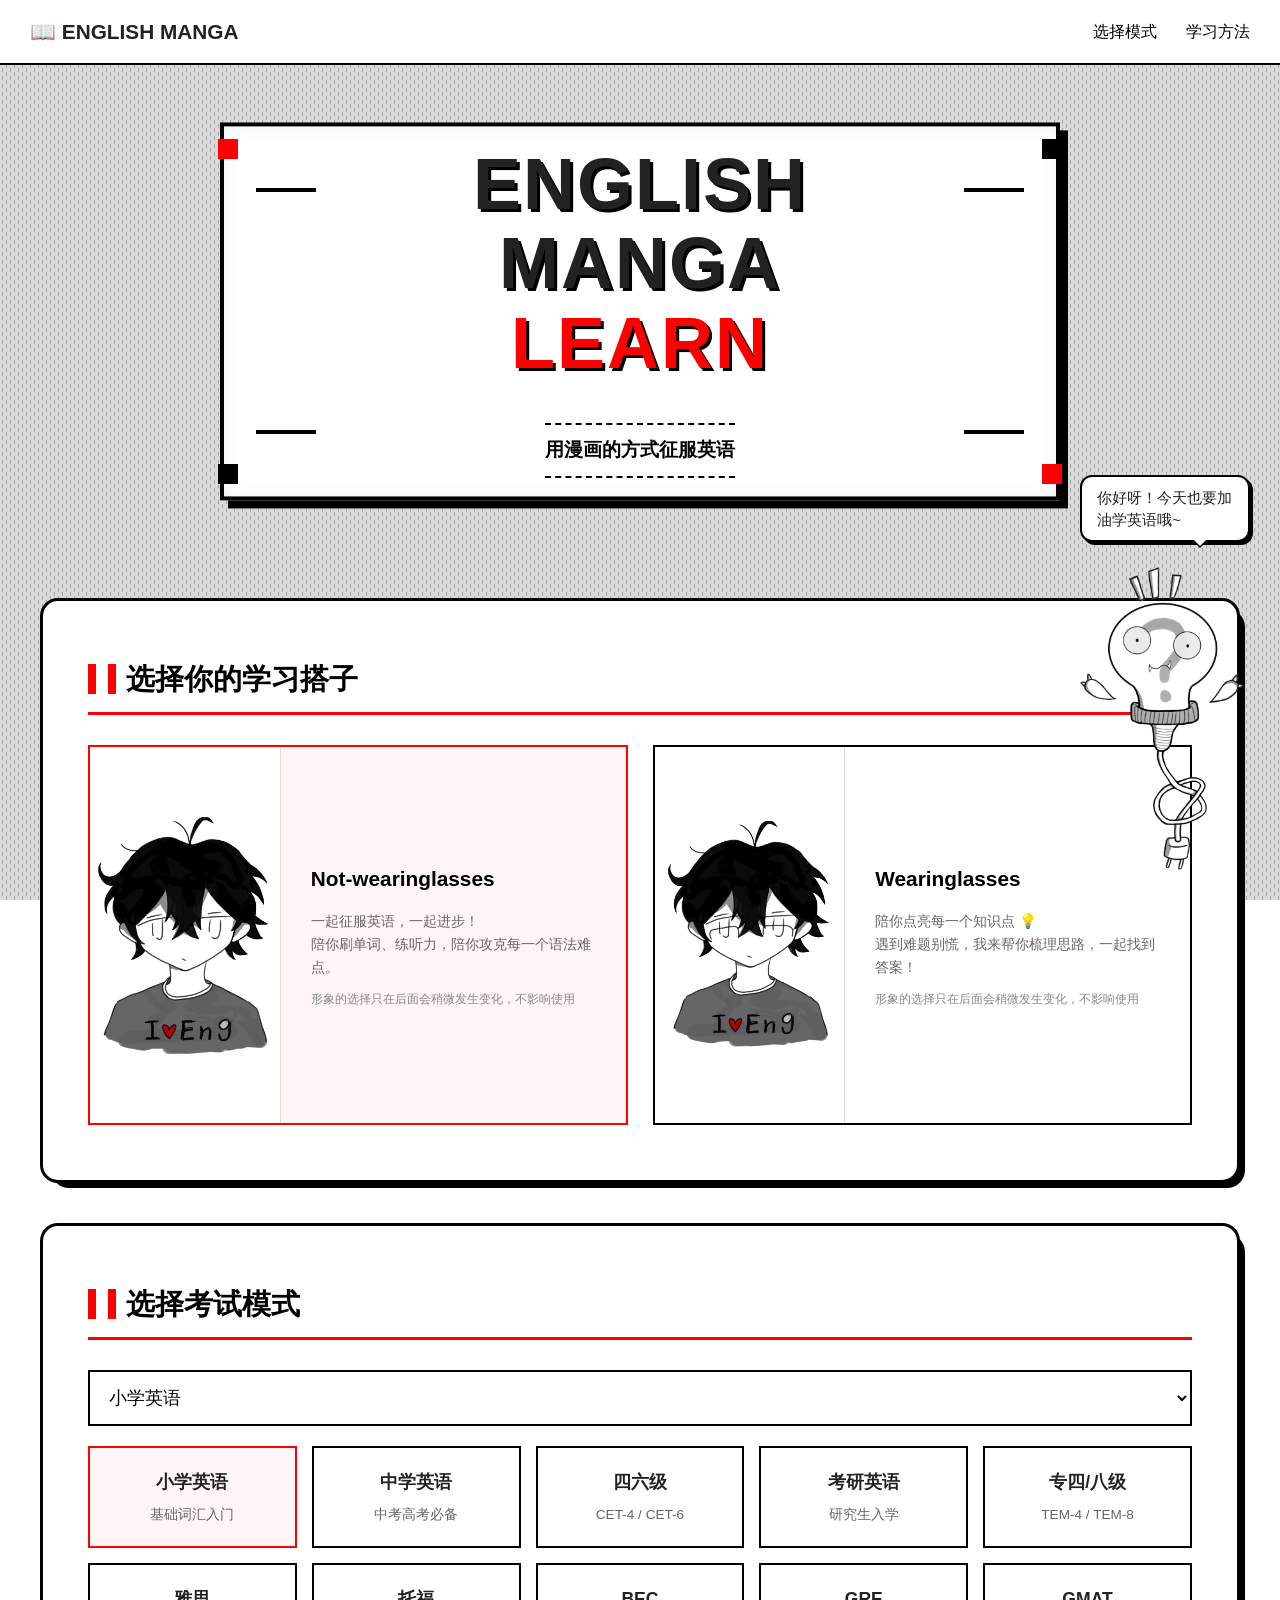
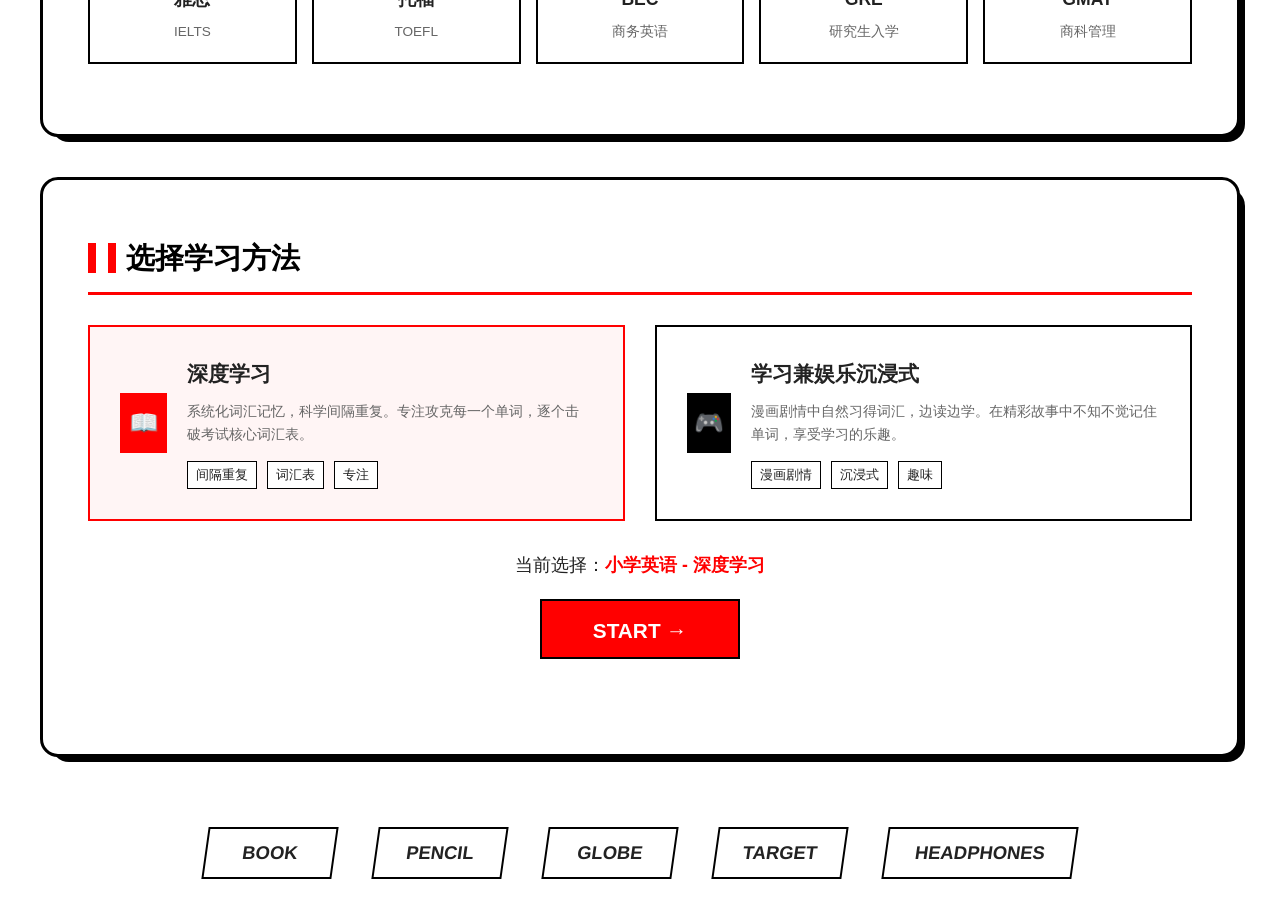
<file: index.html>
<!DOCTYPE html>
<html lang="zh-CN">
<head>
    <meta charset="UTF-8">
    <meta name="viewport" content="width=device-width, initial-scale=1.0">
    <title>ENGLISH MANGA</title>
    <meta charset="UTF-8">
    <meta name="viewport" content="width=device-width, initial-scale=1.0">
    <title>ENGLISH MANGA</title>
    <style>
      
        /* ========== 全局重置（已有） ========== */
* { margin:0; padding:0; box-sizing:border-box; }

/* ========== 修改后的全局样式 ========== */
body {
    font-family: 'Arial', sans-serif;
    line-height: 1.6;
    color: #222;
    min-height: 100vh;
    background-image: url('images/main-background.png');
    background-repeat: repeat;
    background-position: top left;
    background-attachment: fixed;
}

.container {
    max-width: 1100px; /* 👈 从800px加宽到1100px，大屏幕更舒展 */
    margin: 0 auto;
    padding: 40px 20px; /* 上下内边距从30px增加到40px */
}

header {
    text-align: center;
    padding: 50px 0; /* 上下内边距从40px增加到50px */
    margin-bottom: 40px; /* 底部间距从30px增加到40px */
}

h1 {
    font-size: 3rem; /* 标题稍微放大一点 */
    margin-bottom: 15px;
    font-weight: 900;
    text-shadow: 3px 3px 0 #fff; /* 改成漫画风格硬阴影 */
}

section {
    background-color: #fff; /* 改成纯白色背景，更符合漫画风格 */
    padding: 40px 35px; /* 👈 上下内边距从25px增加到40px，左右35px */
    margin-bottom: 35px; /* 功能区之间的间距从20px增加到35px */
    border: 3px solid #000; /* 改成粗黑漫画边框 */
    box-shadow: 8px 8px 0 #000; /* 漫画风格硬阴影 */
}

h2 {
    color: #000;
    margin-bottom: 25px; /* 标题底部间距从15px增加到25px */
    border-bottom: 3px solid #ff0000; /* 改成红色下划线，和整体配色统一 */
    padding-bottom: 10px;
    font-size: 1.8rem;
    font-weight: bold;
    display: flex;
    align-items: center;
}

/* 给h2加上左边的红色竖条，和首页风格统一 */
h2::before {
    content: '';
    width: 8px;
    height: 30px;
    background-color: #ff0000;
    margin-right: 12px;
    display: inline-block;
}

button {
    background-color: #ff0000; /* 改成红色按钮，和整体配色统一 */
    color: white;
    border: 3px solid #000; /* 粗黑边框 */
    padding: 15px 40px; /* 按钮上下加高，左右加宽 */
    font-size: 1.2rem;
    font-weight: bold;
    cursor: pointer;
    display: block;
    margin: 40px auto; /* 按钮上下间距从30px增加到40px */
    transition: all 0.2s;
    box-shadow: 5px 5px 0 #000; /* 漫画风格硬阴影 */
}

button:hover {
    transform: translateY(-2px);
    box-shadow: 7px 7px 0 #000;
}

footer {
    text-align: center;
    padding: 30px;
    margin-top: 40px;
    color: #000;
    font-weight: bold;
    text-shadow: 2px 2px 0 #fff;
}




   
        /* ========== 1. 全局重置与基础样式 ========== */
        * {
            margin: 0;
            padding: 0;
            box-sizing: border-box;
            font-family: Arial, sans-serif;
        }

        html {
            scroll-behavior: smooth;
        }

        body {
            background-image: url("images/main-background.png");
            background-repeat: repeat;
            line-height: 1.6;
        }

        /* ========== 2. 顶部导航栏 ========== */
        .navbar {
            display: flex;
            justify-content: space-between;
            align-items: center;
            padding: 15px 30px;
            border-bottom: 2px solid #000;
            background-color: #fff;
        }

        .logo {
            font-size: 1.3rem;
            font-weight: bold;
        }

        .nav-links a {
            margin-left: 25px;
            text-decoration: none;
            color: #000;
            font-size: 1rem;
        }

        /* ========== 3. 大标题区域（黑白漫画风格） ========== */
        .hero {
            text-align: center;
            padding: 80px 20px;
            position: relative;
            margin-bottom: 20px;
            /* 禁止文本选择与点击 */
            user-select: none;
            -webkit-user-select: none;
            -moz-user-select: none;
            -ms-user-select: none;
            cursor: default;
            pointer-events: none;
        }

        .hero h1,
        .hero .subtitle {
            user-select: none;
            -webkit-user-select: none;
            -moz-user-select: none;
            -ms-user-select: none;
            cursor: default;
            pointer-events: none;
        }

        /* 漫画风格主背景框 */
        .hero::before {
            content: '';
            position: absolute;
            top: 50%;
            left: 50%;
            transform: translate(-50%, -50%);
            width: 65%;
            height: 75%;
            background-color: #fff;
            border: 4px solid #000;
            box-shadow: 8px 8px 0 #000, inset 0 0 20px rgba(0,0,0,0.05);
            z-index: 0;
        }

        /* 四个角落装饰点 */
        .hero .corner-1,
        .hero .corner-2,
        .hero .corner-3 {
            position: absolute;
            width: 20px;
            height: 20px;
            background-color: #ff0000;
            z-index: 1;
        }
        .hero .corner-1 { top: 15%; right: 17%; background-color: #000; }
        .hero .corner-2 { bottom: 15%; left: 17%; background-color: #000; }
        .hero .corner-3 { bottom: 15%; right: 17%; background-color: #ff0000; }
        .hero::after {
            content: '';
            position: absolute;
            top: 15%;
            left: 17%;
            width: 20px;
            height: 20px;
            background-color: #ff0000;
            z-index: 1;
        }

        /* 四条装饰线 */
        .hero .deco-line {
            position: absolute;
            width: 60px;
            height: 4px;
            background-color: #000;
            z-index: 1;
        }
        .hero .deco-line-1 { top: 25%; left: 20%; }
        .hero .deco-line-2 { top: 25%; right: 20%; }
        .hero .deco-line-3 { bottom: 25%; left: 20%; }
        .hero .deco-line-4 { bottom: 25%; right: 20%; }

        /* 标题文字 */
        .hero h1 {
            font-size: 4.5rem;
            font-weight: 900;
            line-height: 1.1;
            position: relative;
            z-index: 2;
            letter-spacing: 2px;
            text-shadow: 3px 3px 0 #000;
        }

        .hero .red-text {
            color: #ff0000;
            text-shadow: 3px 3px 0 #000;
        }

        .hero .subtitle {
            margin-top: 25px;
            font-size: 1.2rem;
            color: #000;
            position: relative;
            z-index: 2;
            font-weight: bold;
            border-top: 2px dashed #000;
            border-bottom: 2px dashed #000;
            padding: 10px 0;
            display: inline-block;
        }

        /* ========== 4. 通用区域样式 ========== */
        .section {
    max-width: 1200px;
    margin: 40px auto;
    padding: 55px 45px;
    border: 3px solid #000;            /* 粗黑边框 */
          
    border-radius: 18px !important;               /* 👈 加上这句，角就变钝了 */
}
       /* 漫画风格硬阴影 */
.section {
    position: relative;          /* 让伪元素相对于它定位 */
    border-radius: 18px;
    /* 移除原来的 box-shadow */
    box-shadow: none;
}
.section::after {
    content: '';
    position: absolute;
    top: 8px;
    left: 8px;
    width: 100%;
    height: 100%;
    background: #000;
    border-radius: 18px;        /* 和父元素一样的圆角 */
    z-index: -1;               /* 放到框的后面 */
}





        .section-title {
            font-size: 1.8rem;
            font-weight: bold;
            margin-bottom: 30px;
            display: flex;
            align-items: center;
        }

        .red-bar {
            width: 8px;
            height: 30px;
            background-color: #ff0000;
            margin-right: 10px;
        }

        /* ========== 5. 选择学习搭子区域 ========== */
        .partner-cards {
            display: flex;
            gap: 25px;
            margin-top: 20px;
            align-items: stretch;
        }

        .partner-card {
            flex: 1;
            display: flex;
            height: 380px;
            background-color: #fff;
            border: 2px solid #000;
            cursor: pointer;
            transition: all 0.2s ease;
            overflow: hidden;
        }

        .partner-card:hover {
            transform: translateY(-3px);
            box-shadow: 0 6px 12px rgba(0,0,0,0.1);
        }

        .partner-card.active {
            border-color: #ff0000;
            background-color: #fff5f5;
        }

        .partner-img-container {
            flex: 2;
            display: flex;
            align-items: center;
            justify-content: center;
            padding: 0;
            background-color: #fff;
            aspect-ratio: 2/3;
        }

        .partner-img {
            width: 100%;
            height: 100%;
            object-fit: contain;
        }

        .partner-info {
            flex: 3;
            padding: 30px;
            display: flex;
            flex-direction: column;
            justify-content: center;
            border-left: 1px solid #ddd;
        }

        .partner-name {
            font-size: 1.3rem;
            font-weight: bold;
            margin-bottom: 15px;
            color: #000;
        }

        .partner-desc {
            font-size: 0.9rem;
            color: #666;
            line-height: 1.6;
        }

        .partner-note {
            margin-top: 12px;
            font-size: 0.75rem;
            color: #888;
            line-height: 1.4;
        }

        /* ========== 6. 选择考试模式区域 ========== */
        .exam-select {
            width: 100%;
            padding: 15px;
            border: 2px solid #000;
            font-size: 1.1rem;
            margin-bottom: 20px;
            background-color: #fff;
            cursor: pointer;
        }

        .exam-cards {
            display: grid;
            grid-template-columns: repeat(5, 1fr);
            gap: 15px;
            margin-bottom: 15px;
        }

        .exam-card {
            border: 2px solid #000;
            padding: 20px 15px;
            text-align: center;
            background-color: #fff;
            cursor: pointer;
            transition: all 0.2s;
        }

        .exam-card:hover {
            background-color: #f5f5f5;
        }

        .exam-card.active {
            border-color: #ff0000;
            background-color: #fff5f5;
        }

        .exam-card h4 {
            font-size: 1.1rem;
            margin-bottom: 8px;
        }

        .exam-card p {
            font-size: 0.85rem;
            color: #666;
        }

        /* ========== 7. 选择学习方法区域 ========== */
        .method-cards {
            display: grid;
            grid-template-columns: repeat(2, 1fr);
            gap: 30px;
            margin-bottom: 30px;
        }

        .method-card {
            border: 2px solid #000;
            padding: 30px;
            background-color: #fff;
            cursor: pointer;
            transition: all 0.2s;
            display: flex;
            align-items: center;
            gap: 20px;
        }

        .method-card:hover {
            background-color: #f5f5f5;
        }

        .method-card.active {
            border-color: #ff0000;
            background-color: #fff5f5;
        }

        .method-icon {
            width: 60px;
            height: 60px;
            background-color: #000;
            color: #fff;
            display: flex;
            align-items: center;
            justify-content: center;
            font-size: 1.5rem;
        }

        .method-card.active .method-icon {
            background-color: #ff0000;
        }

        .method-info h3 {
            font-size: 1.3rem;
            margin-bottom: 10px;
        }

        .method-info p {
            font-size: 0.9rem;
            color: #666;
            margin-bottom: 15px;
        }

        .method-tags {
            display: flex;
            gap: 10px;
        }

        .tag {
            border: 1px solid #000;
            padding: 3px 8px;
            font-size: 0.8rem;
            background-color: #fff;
        }

        /* ========== 8. 当前选择与开始按钮 ========== */
        .current-selection {
            text-align: center;
            margin-bottom: 20px;
            font-size: 1.1rem;
        }

        .current-selection span {
            color: #ff0000;
            font-weight: bold;
        }

        .start-btn {
            display: block;
            width: 200px;
            height: 60px;
            line-height: 60px;
            text-align: center;
            background-color: #ff0000;
            color: #fff;
            font-size: 1.3rem;
            font-weight: bold;
            border: 2px solid #000;
            cursor: pointer;
            margin: 0 auto 40px;
            transition: all 0.2s;
        }

        .start-btn:hover {
            transform: scale(1.03);
        }

        /* ========== 9. 底部图标 ========== */
        .bottom-icons {
            display: flex;
            justify-content: center;
            gap: 40px;
            padding: 30px 0;
        }

        .icon {
            width: 130px;
            height: 52px;
            border: 2px solid #000;
            background-color: #fff;
            display: flex;
            align-items: center;
            justify-content: center;
            font-weight: bold;
            font-size: 1.15rem;
            transform: skewX(-8deg);
        }

        .icon:last-child {
            width: 190px;
        }

        /* ========== 10. 确认弹窗 ========== */
        .confirm-modal {
            display: none;
            position: fixed;
            top: 0;
            left: 0;
            width: 100%;
            height: 100%;
            background-color: rgba(0,0,0,0.6);
            z-index: 9999;
        }

        .modal-content {
            position: absolute;
            top: 50%;
            left: 50%;
            transform: translate(-50%, -50%);
            background-color: #fff;
            border: 3px solid #000;
            padding: 40px 60px;
            text-align: center;
            z-index: 10000;
            pointer-events: auto;
        }

        .modal-content h3 {
            font-size: 1.5rem;
            font-weight: bold;
            margin-bottom: 20px;
        }

        .modal-content p {
            font-size: 1rem;
            color: #444;
            margin-bottom: 30px;
        }

        .modal-buttons {
            display: flex;
            gap: 20px;
            justify-content: center;
        }

        .modal-btn {
            padding: 12px 30px;
            font-size: 1rem;
            font-weight: bold;
            border: 2px solid #000;
            cursor: pointer;
            transition: all 0.2s;
            pointer-events: auto;
        }

        .cancel-btn {
            background-color: #000;
            color: #fff;
        }

        .confirm-btn {
            background-color: #ff0000;
            color: #fff;
        }

        .modal-btn:hover {
            transform: scale(1.05);
        }

        /* ========== 11. 小精灵 Bulby 组件 ========== */
        .bulby-container {
            position: fixed;
            bottom: 30px;
            right: 30px;
            z-index: 99999;
            cursor: grab;
            user-select: none;
            pointer-events: auto;
            transform: translate3d(0, 0, 0);
            will-change: transform;
        }

        .bulby-img {
            width: 170px;
            height: auto;
            display: block;
            transform-origin: center bottom;
            transition: transform 0.3s ease;
            animation: idleBreath 4s ease-in-out infinite;
        }

        @keyframes idleBreath {
            0%, 100% { transform: translateY(0); }
            50% { transform: translateY(-5px); }
        }

        @keyframes clickShake {
            0%, 100% { transform: rotate(0deg) translateY(0); }
            25% { transform: rotate(-10deg) translateY(0); }
            75% { transform: rotate(10deg) translateY(0); }
        }

        .bulby-img.click-shake {
            animation: clickShake 0.5s ease-in-out !important;
        }

        .bulby-img.auto-pulse {
            transform: scale(1.15) !important;
        }

        .bulby-bubble {
            position: absolute;
            bottom: 100%;
            right: 0;
            background-color: #fff;
            border: 2px solid #000;
            border-radius: 12px;
            padding: 10px 15px;
            max-width: 220px;
            font-size: 0.95rem;
            line-height: 1.4;
            margin-bottom: 15px;
            opacity: 0;
            visibility: hidden;
            transition: all 0.3s ease;
            box-shadow: 3px 3px 0 #000;
            pointer-events: none;
        }

        .bulby-bubble::after {
            content: '';
            position: absolute;
            bottom: -8px;
            right: 40px;
            width: 0;
            height: 0;
            border-left: 8px solid transparent;
            border-right: 8px solid transparent;
            border-top: 8px solid #000;
        }

        .bulby-bubble::before {
            content: '';
            position: absolute;
            bottom: -6px;
            right: 41px;
            width: 0;
            height: 0;
            border-left: 7px solid transparent;
            border-right: 7px solid transparent;
            border-top: 7px solid #fff;
            z-index: 1;
        }

        .bulby-bubble.show {
            opacity: 1;
            visibility: visible;
            transform: translateY(-8px);
        }



        
    </style>
</head>
<body>
    <!-- ==================== 1. 顶部导航栏 ==================== -->
    <nav class="navbar">
        <div class="logo">📖 ENGLISH MANGA</div>
        <div class="nav-links">
            <a href="#select-pattern">选择模式</a>
            <a href="#select-method">学习方法</a>
        </div>
    </nav>

    <!-- ==================== 2. 大标题区域（漫画风格） ==================== -->
    <div class="hero">
        <div class="corner-1"></div>
        <div class="corner-2"></div>
        <div class="corner-3"></div>
        <div class="deco-line deco-line-1"></div>
        <div class="deco-line deco-line-2"></div>
        <div class="deco-line deco-line-3"></div>
        <div class="deco-line deco-line-4"></div>
        <h1>ENGLISH<br>MANGA<br><span class="red-text">LEARN</span></h1>
        <p class="subtitle">用漫画的方式征服英语</p>
    </div>

    <!-- ==================== 3. 选择学习搭子区域 ==================== -->
    <section class="section" id="select-dazi">
        <h2 class="section-title">
            <span class="red-bar"></span>
            选择你的学习搭子
        </h2>
        <div class="partner-cards">
            <div class="partner-card active" data-type="partner" data-value="Not-wearinglasses">
                <div class="partner-img-container">
                    <img src="images/friends/P1-Not-wearinglasses.png" alt="Not-wearinglasses" class="partner-img">
                </div>
                <div class="partner-info">
                    <h3 class="partner-name">Not-wearinglasses</h3>
                    <p class="partner-desc">一起征服英语，一起进步！<br>陪你刷单词、练听力，陪你攻克每一个语法难点。</p>
                    <p class="partner-note">形象的选择只在后面会稍微发生变化，不影响使用</p>
                </div>
            </div>
            <div class="partner-card" data-type="partner" data-value="Wearinglasses">
                <div class="partner-img-container">
                    <img src="images/friends/P1-wearinglasses.png" alt="Wearinglasses" class="partner-img">
                </div>
                <div class="partner-info">
                    <h3 class="partner-name">Wearinglasses</h3>
                    <p class="partner-desc">陪你点亮每一个知识点 💡<br>遇到难题别慌，我来帮你梳理思路，一起找到答案！</p>
                    <p class="partner-note">形象的选择只在后面会稍微发生变化，不影响使用</p>
                </div>
            </div>
        </div>
    </section>

    <!-- ==================== 4. 选择考试模式区域 ==================== -->
    <section class="section" id="select-pattern">
        <h2 class="section-title">
            <span class="red-bar"></span>
            选择考试模式
        </h2>
        <select class="exam-select" id="examSelect">
            <option value="小学英语" selected>小学英语</option>
            <option value="中学英语">中学英语</option>
            <option value="四六级">四六级</option>
            <option value="考研英语">考研英语</option>
            <option value="专四/八级">专四/八级</option>
            <option value="雅思">雅思</option>
            <option value="托福">托福</option>
            <option value="BEC">BEC</option>
            <option value="GRE">GRE</option>
            <option value="GMAT">GMAT</option>
        </select>
        <div class="exam-cards">
            <div class="exam-card active" data-type="exam" data-value="小学英语">
                <h4>小学英语</h4><p>基础词汇入门</p>
            </div>
            <div class="exam-card" data-type="exam" data-value="中学英语">
                <h4>中学英语</h4><p>中考高考必备</p>
            </div>
            <div class="exam-card" data-type="exam" data-value="四六级">
                <h4>四六级</h4><p>CET-4 / CET-6</p>
            </div>
            <div class="exam-card" data-type="exam" data-value="考研英语">
                <h4>考研英语</h4><p>研究生入学</p>
            </div>
            <div class="exam-card" data-type="exam" data-value="专四/八级">
                <h4>专四/八级</h4><p>TEM-4 / TEM-8</p>
            </div>
        </div>
        <div class="exam-cards">
            <div class="exam-card" data-type="exam" data-value="雅思">
                <h4>雅思</h4><p>IELTS</p>
            </div>
            <div class="exam-card" data-type="exam" data-value="托福">
                <h4>托福</h4><p>TOEFL</p>
            </div>
            <div class="exam-card" data-type="exam" data-value="BEC">
                <h4>BEC</h4><p>商务英语</p>
            </div>
            <div class="exam-card" data-type="exam" data-value="GRE">
                <h4>GRE</h4><p>研究生入学</p>
            </div>
            <div class="exam-card" data-type="exam" data-value="GMAT">
                <h4>GMAT</h4><p>商科管理</p>
            </div>
        </div>
    </section>

    <!-- ==================== 5. 选择学习方法区域 ==================== -->
    <section class="section" id="select-method">
        <h2 class="section-title">
            <span class="red-bar"></span>
            选择学习方法
        </h2>
        <div class="method-cards">
            <div class="method-card active" data-type="method" data-value="深度学习">
                <div class="method-icon">📖</div>
                <div class="method-info">
                    <h3>深度学习</h3>
                    <p>系统化词汇记忆，科学间隔重复。专注攻克每一个单词，逐个击破考试核心词汇表。</p>
                    <div class="method-tags">
                        <span class="tag">间隔重复</span>
                        <span class="tag">词汇表</span>
                        <span class="tag">专注</span>
                    </div>
                </div>
            </div>
            <div class="method-card" data-type="method" data-value="学习兼娱乐沉浸式">
                <div class="method-icon">🎮</div>
                <div class="method-info">
                    <h3>学习兼娱乐沉浸式</h3>
                    <p>漫画剧情中自然习得词汇，边读边学。在精彩故事中不知不觉记住单词，享受学习的乐趣。</p>
                    <div class="method-tags">
                        <span class="tag">漫画剧情</span>
                        <span class="tag">沉浸式</span>
                        <span class="tag">趣味</span>
                    </div>
                </div>
            </div>
        </div>

        <div class="current-selection">
            当前选择：<span id="currentText">小学英语 - 深度学习</span>
        </div>

        <div class="start-btn" id="startBtn">START →</div>
    </section>

    <!-- ==================== 6. 底部图标 ==================== -->
    <div class="bottom-icons">
        <div class="icon">BOOK</div>
        <div class="icon">PENCIL</div>
        <div class="icon">GLOBE</div>
        <div class="icon">TARGET</div>
        <div class="icon">HEADPHONES</div>
    </div>

    <!-- ==================== 7. 确认弹窗 ==================== -->
    <div class="confirm-modal" id="confirmModal">
        <div class="modal-content">
            <h3>确认进入学习</h3>
            <p>你已完成所有选择，是否确定进入学习界面？</p>
            <div class="modal-buttons">
                <button class="modal-btn cancel-btn" id="cancelBtn">取消重选</button>
                <button class="modal-btn confirm-btn" id="confirmBtn">确定进入</button>
            </div>
        </div>
    </div>

    <!-- ==================== 8. 小精灵 Bulby ==================== -->
    <div class="bulby-container" id="bulby">
        <div class="bulby-bubble" id="bulbyBubble">你好呀！今天也要加油学英语哦~</div>
        <img class="bulby-img" src="images/Bulby.png" alt="小精灵Bulby">
    </div>

    <!-- ==================== 全部脚本逻辑 ==================== -->
    <script>
        // ---------- 全局选中的数据 ----------
        const selectedData = {
    partners: [
        { name: "Not-wearinglasses", avatar: "images/friends/P1.png" },
        { name: "Wearinglasses", avatar: "images/friends/P1-wearinglasses.png" }
    ],
    currentPartnerIndex: 0,  // 默认选中第一个，0=不戴眼镜，1=戴眼镜
    exam: "小学英语",
    method: "深度学习"
};

        // ---------- 通用选中切换 ----------
        function handleSelection(elements, type, value, extraData = null) {
            elements.forEach(el => el.classList.remove('active'));
            if (this.classList) this.classList.add('active');
            selectedData[type] = extraData || value;
            updateCurrentSelection();
        }

        // ---------- 更新当前选择提示 ----------
        function updateCurrentSelection() {
            document.getElementById('currentText').innerText =
                `${selectedData.exam} - ${selectedData.method}`;
        }

        // ---------- 搭子卡片选择 ----------
        const partnerCards = document.querySelectorAll('.partner-card');
        partnerCards.forEach(card => {
    card.addEventListener('click', function() {
        const name = this.dataset.value;
        const avatar = this.querySelector('.partner-img').src;
        // 更新当前选中的搭子索引
        if (name === 'Wearinglasses') {
            selectedData.currentPartnerIndex = 1;
        } else {
            selectedData.currentPartnerIndex = 0;
        }
        handleSelection.call(this, partnerCards, 'partner', name, { name, avatar });
    });
});



        // ---------- 考试模式联动 ----------
        const examSelect = document.getElementById('examSelect');
        const examCards = document.querySelectorAll('.exam-card');

        examSelect.addEventListener('change', function() {
            examCards.forEach(card => {
                if (card.dataset.value === this.value) {
                    handleSelection.call(card, examCards, 'exam', this.value);
                }
            });
        });

        examCards.forEach(card => {
            card.addEventListener('click', function() {
                examSelect.value = this.dataset.value;
                handleSelection.call(this, examCards, 'exam', this.dataset.value);
            });
        });

        // ---------- 学习方法选择 ----------
        const methodCards = document.querySelectorAll('.method-card');
        methodCards.forEach(card => {
            card.addEventListener('click', function() {
                handleSelection.call(this, methodCards, 'method', this.dataset.value);
            });
        });

        // ---------- 弹窗与跳转 ----------
        document.addEventListener('DOMContentLoaded', function() {
            document.getElementById('startBtn').addEventListener('click', function() {
                document.getElementById('confirmModal').style.display = 'block';
            });

            document.getElementById('cancelBtn').addEventListener('click', function() {
                document.getElementById('confirmModal').style.display = 'none';
            });

            document.getElementById('confirmBtn').addEventListener('click', function() {
    const currentPartner = selectedData.partners[selectedData.currentPartnerIndex];
    localStorage.setItem('partnerName', currentPartner.name);
    localStorage.setItem('partnerAvatar', currentPartner.avatar);
    localStorage.setItem('examMode', selectedData.exam);
    localStorage.setItem('studyMethod', selectedData.method);
    window.location.href = "learn.html";
});
            document.getElementById('confirmModal').addEventListener('click', function(e) {
                if (e.target === this) {
                    this.style.display = 'none';
                }
            });
        });

        // ---------- 小精灵 Bulby 交互 ----------
        (function() {
            const bulby = document.getElementById('bulby');
            const img = bulby.querySelector('.bulby-img');
            const bubble = document.getElementById('bulbyBubble');

            const phrases = [
                "你好呀！今天也要加油学英语哦~",
                "加油！你一定可以的！",
                "有什么问题都可以问我哦~",
                "休息一下吧，别太累了~",
                "太棒了！你又学会了一个单词！",
                "坚持就是胜利！",
                "我会一直陪着你学习的~"
            ];

            // 拖拽功能
            let isDragging = false;
            let startX, startY, initialX, initialY;

            bulby.addEventListener('mousedown', function(e) {
                isDragging = true;
                startX = e.clientX;
                startY = e.clientY;
                const rect = bulby.getBoundingClientRect();
                initialX = rect.left;
                initialY = rect.top;
                bulby.style.cursor = 'grabbing';
                e.preventDefault();
            });

            document.addEventListener('mousemove', function(e) {
                if (!isDragging) return;
                const deltaX = e.clientX - startX;
                const deltaY = e.clientY - startY;
                bulby.style.left = (initialX + deltaX) + 'px';
                bulby.style.top = (initialY + deltaY) + 'px';
                bulby.style.bottom = 'auto';
                bulby.style.right = 'auto';
            });

            document.addEventListener('mouseup', function() {
                if (isDragging) {
                    isDragging = false;
                    bulby.style.cursor = 'grab';
                }
            });

            // 点击摇晃 + 随机对话
            img.addEventListener('click', function(e) {
                if (isDragging) return;
                e.stopPropagation();
                img.classList.remove('click-shake');
                void img.offsetWidth;
                img.classList.add('click-shake');

                const randomPhrase = phrases[Math.floor(Math.random() * phrases.length)];
                bubble.textContent = randomPhrase;
                bubble.classList.remove('show');
                void bubble.offsetWidth;
                bubble.classList.add('show');
                setTimeout(() => bubble.classList.remove('show'), 3000);
            });

            // 自动放大缩小循环（每30秒）
            function startAutoPulse() {
                setInterval(() => {
                    img.classList.add('auto-pulse');
                    bubble.textContent = "加油，宝子❤";
                    bubble.classList.add('show');
                    setTimeout(() => {
                        img.classList.remove('auto-pulse');
                        bubble.classList.remove('show');
                    }, 2000);
                }, 30000);
            }

            window.addEventListener('load', function() {
                setTimeout(() => {
                    bubble.textContent = phrases[0];
                    bubble.classList.add('show');
                    setTimeout(() => bubble.classList.remove('show'), 3000);
                }, 1000);
                startAutoPulse();
            });
        })();
    </script>
</body>
</html>
</file>
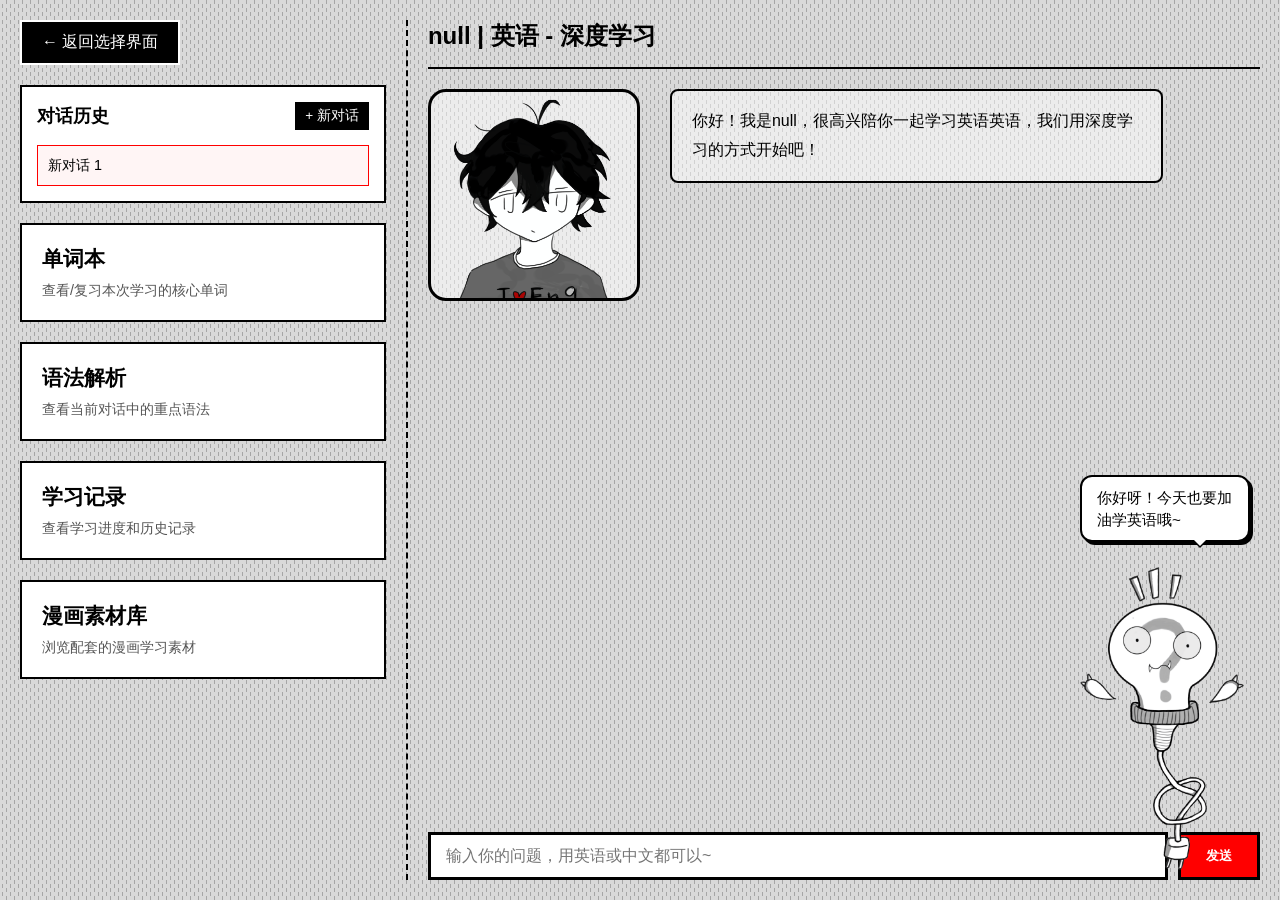
<file: learn.html>
<!DOCTYPE html>
<html lang="zh-CN">
<head>
    <meta charset="UTF-8">
    <meta name="viewport" content="width=device-width, initial-scale=1.0">
    <title>聊天学习界面</title>
    <style>
        /* ========== 1. 全局重置与基础样式 ========== */
        * {
            margin: 0;
            padding: 0;
            box-sizing: border-box;
            font-family: Arial, sans-serif;
        }

        body {
            background-image: url("images/main-background.png");
            background-repeat: repeat;
            padding: 20px;
            display: flex;
            gap: 20px;
            height: 100vh;
        }

        /* 滚动条样式 */
        ::-webkit-scrollbar {
            width: 10px;
        }
        ::-webkit-scrollbar-track {
            background: #f1f1f1;
        }
        ::-webkit-scrollbar-thumb {
            background: #000;
            border-radius: 5px;
        }

        /* ========== 2. 左侧工具栏整体 ========== */
        .left-sidebar {
            width: 30%;
            display: flex;
            flex-direction: column;
            gap: 20px;
        }

        .back-btn {
            background-color: #000;
            color: #fff;
            padding: 10px 20px;
            border: 2px solid #fff;
            cursor: pointer;
            font-size: 1rem;
            align-self: flex-start;
        }

        .back-btn:hover {
            background-color: #222;
        }

        .tool-card {
            border: 2px solid #000;
            padding: 20px;
            background-color: #fff;
            transition: transform 0.2s;
        }

        .tool-card:hover {
            transform: translateX(5px);
            box-shadow: -3px 3px 0 #000;
        }

        .tool-card h3 {
            font-size: 1.3rem;
            margin-bottom: 8px;
        }

        .tool-card p {
            font-size: 0.9rem;
            color: #555;
        }

        /* ========== 3. 对话历史区域 ========== */
        .conversations-section {
            border: 2px solid #000;
            background-color: #fff;
            padding: 15px;
        }

        .section-header {
            display: flex;
            justify-content: space-between;
            align-items: center;
            margin-bottom: 15px;
        }

        .section-header h3 {
            font-size: 1.1rem;
            margin: 0;
        }

        .new-chat-btn {
            background-color: #000;
            color: #fff;
            border: none;
            padding: 5px 10px;
            font-size: 0.85rem;
            cursor: pointer;
        }

        .conversations-list {
            display: flex;
            flex-direction: column;
            gap: 8px;
            max-height: 250px;
            overflow-y: auto;
        }

        .conversation-item {
            display: flex;
            justify-content: space-between;
            align-items: center;
            padding: 10px;
            border: 1px solid #ccc;
            cursor: pointer;
            transition: all 0.2s;
            font-size: 0.9rem;
            white-space: nowrap;
            overflow: hidden;
            text-overflow: ellipsis;
        }

        .conversation-item:hover {
            background-color: #f5f5f5;
        }

        .conversation-item.active {
            border-color: #ff0000;
            background-color: #fff5f5;
        }

        .delete-btn {
            background-color: #ff0000;
            color: #fff;
            border: none;
            width: 18px;
            height: 18px;
            font-size: 0.7rem;
            line-height: 18px;
            text-align: center;
            cursor: pointer;
            opacity: 0;
            transition: opacity 0.2s;
            border-radius: 2px;
        }

        .conversation-item:hover .delete-btn {
            opacity: 1;
        }

        /* ========== 4. 右侧聊天区域 ========== */
        .right-chat-area {
            width: 70%;
            display: flex;
            flex-direction: column;
            border-left: 2px dashed #000;
            padding-left: 20px;
        }

        .chat-header {
            font-size: 1.5rem;
            font-weight: bold;
            padding-bottom: 15px;
            border-bottom: 2px solid #000;
            margin-bottom: 20px;
        }

        .chat-messages {
            flex: 1;
            overflow-y: auto;
            padding-right: 10px;
            display: flex;
            flex-direction: column;
            gap: 25px;
        }

        /* AI 消息行 */
        .ai-message-wrapper {
            display: flex;
            align-items: flex-start;
            margin-bottom: 25px;
        }

        .avatar-box {
            width: 212px;
            height: 212px;
            border: 3px solid #000;
            background-color:rgba(255, 255, 255, 0.478);
            margin-right: 30px;
            overflow: hidden;
            flex-shrink: 0;
            border-radius: 18px;
        }
        

        .message-avatar {
            width: 100%;
            height: auto;
            display: block;
            transform: scale(0.85) translateY(-25px);
            transition: transform 0.2s;
        }

        .message {
            padding: 16px 20px;
            border-radius: 8px;
            max-width: 60%;
            line-height: 1.8;
            border: 2px solid #000;
        }

        .ai-message {
    background-color: rgba(255, 255, 255, 0.478);
    border: 2px solid #000;
    white-space: pre-wrap;   /* 👈 只加这一行，保留原有背景和边框 */
}


        /* 用户消息 */
        .user-message-wrapper {
            display: flex;
            justify-content: flex-end;
        }

        .user-message {
            background-color:rgba(0, 0, 0, 0.478);
            color: #fff;
            margin-left: auto;
            white-space: pre-wrap;   /* 👈 加上更好 */
        }

        /* 输入区域 */
        .chat-input-area {
            display: flex;
            gap: 10px;
            margin-top: 20px;
        }

        .chat-input {
            flex: 1;
            padding: 12px 15px;
            border: 3px solid #000;
            font-size: 1rem;
        }

        .send-btn {
            padding: 12px 25px;
            background-color: #ff0000;
            color: #fff;
            border: 3px solid #000;
            font-weight: bold;
            cursor: pointer;
        }

        /* ========== 5. 小精灵 Bulby 样式 ========== */
        .bulby-container {
            position: fixed;
            bottom: 30px;
            right: 30px;
            z-index: 99999;
            cursor: grab;
            user-select: none;
            pointer-events: auto;
            transform: translate3d(0, 0, 0);
            will-change: transform;
        }

        .bulby-img {
            width: 170px;
            height: auto;
            display: block;
            transform-origin: center bottom;
            transition: transform 0.3s ease;
            animation: idleBreath 4s ease-in-out infinite;
        }

        @keyframes idleBreath {
            0%, 100% { transform: translateY(0); }
            50% { transform: translateY(-5px); }
        }

        @keyframes clickShake {
            0%, 100% { transform: rotate(0deg) translateY(0); }
            25% { transform: rotate(-10deg) translateY(0); }
            75% { transform: rotate(10deg) translateY(0); }
        }

        .bulby-img.click-shake {
            animation: clickShake 0.5s ease-in-out !important;
        }

        .bulby-img.auto-pulse {
            transform: scale(1.15) !important;
        }

        .bulby-bubble {
            position: absolute;
            bottom: 100%;
            right: 0;
            background-color: #fff;
            border: 2px solid #000;
            border-radius: 12px;
            padding: 10px 15px;
            max-width: 220px;
            font-size: 0.95rem;
            line-height: 1.4;
            margin-bottom: 15px;
            opacity: 0;
            visibility: hidden;
            transition: all 0.3s ease;
            box-shadow: 3px 3px 0 #000;
            pointer-events: none;
        }

        .bulby-bubble::after {
            content: '';
            position: absolute;
            bottom: -8px;
            right: 40px;
            width: 0;
            height: 0;
            border-left: 8px solid transparent;
            border-right: 8px solid transparent;
            border-top: 8px solid #000;
        }

        .bulby-bubble::before {
            content: '';
            position: absolute;
            bottom: -6px;
            right: 41px;
            width: 0;
            height: 0;
            border-left: 7px solid transparent;
            border-right: 7px solid transparent;
            border-top: 7px solid #fff;
            z-index: 1;
        }

        .bulby-bubble.show {
            opacity: 1;
            visibility: visible;
            transform: translateY(-8px);
        }
    </style>
</head>
<body>
    <!-- ==================== 1. 左侧工具栏 ==================== -->
    <div class="left-sidebar">
        <button class="back-btn" onclick="window.location.href='index.html'">← 返回选择界面</button>

        <!-- 对话历史区域 -->
        <div class="conversations-section">
            <div class="section-header">
                <h3>对话历史</h3>
                <button class="new-chat-btn" id="newChatBtn">+ 新对话</button>
            </div>
            <div class="conversations-list" id="conversationsList">
                <!-- 动态生成对话列表 -->
            </div>
        </div>

        <!-- 功能卡片 -->
        <div class="tool-card">
            <h3>单词本</h3>
            <p>查看/复习本次学习的核心单词</p>
        </div>
        <div class="tool-card">
            <h3>语法解析</h3>
            <p>查看当前对话中的重点语法</p>
        </div>
        <div class="tool-card">
            <h3>学习记录</h3>
            <p>查看学习进度和历史记录</p>
        </div>
        <div class="tool-card">
            <h3>漫画素材库</h3>
            <p>浏览配套的漫画学习素材</p>
        </div>
    </div>

    <!-- ==================== 2. 右侧聊天区域 ==================== -->
    <div class="right-chat-area">
        <div class="chat-header" id="chatTitle">漫画英语AI助手</div>

        <div class="chat-messages">
            <div class="ai-message-wrapper">
                <div class="avatar-box">
                    <img class="message-avatar" id="ai-avatar" src="" alt="搭子头像">
                </div>
                <div class="message ai-message">
                    你好！很高兴陪你一起学习英语，有任何问题都可以尽管提问哦~
                </div>
            </div>
        </div>

        <div class="chat-input-area">
            <input type="text" class="chat-input" placeholder="输入你的问题，用英语或中文都可以~">
            <button class="send-btn">发送</button>
        </div>
    </div>

    <!-- ==================== 3. 小精灵 Bulby ==================== -->
    <div class="bulby-container" id="bulby">
        <div class="bulby-bubble" id="bulbyBubble">你好呀！今天也要加油学英语哦~</div>
        <img class="bulby-img" src="images/Bulby.png" alt="小精灵Bulby">
    </div>

    <!-- ==================== 所有脚本逻辑 ==================== -->
    <script>
// ==============================================
// 0. 构建动态系统提示词 (新增)
// ==============================================
function buildSystemPrompt() {
    const partner = localStorage.getItem('partnerName') || 'Not-wearinglasses';
    const exam = localStorage.getItem('examMode') || '小学英语';
    const method = localStorage.getItem('studyMethod') || '深度学习';

    let character = '';
    if (partner === 'Wearinglasses') {
        character = '戴着眼镜、温文尔雅的知识伙伴，善于用思维导图梳理英语知识，像亲近的学长一样耐心交流';
    } else {
        character = '阳光开朗的英语搭档，喜欢用简洁明了的方式讲透每一个知识点，像无话不谈的好友一样陪伴';
    }

    // 基础通用规则（两种方法都生效）
    let baseInstruction = `你是专业、耐心且高度灵活的英语学习代理，用户当前选择了${exam}模式和${method}方法。你必须严格遵循以下规则：

1. 学习模式匹配：所有内容的语言难度、词汇与考点必须严格匹配${exam}水平。
2. 通用规则：
   - 用户可随时发送“模式：...，方法：...”来切换学习模式，你需在下一轮立刻调整。
   - 在所选模式内，根据用户表现动态调整例句复杂度，做到量身定制但不脱离考纲。
   - 讲解务必简洁通俗，剔除冗余，用最容易理解的方式呈现核心要点。
   - 任何问题都给予完整、细致、零不耐烦的解答。
   - 英语内容中的重点词汇必须用 <strong> 加粗，中文释义只允许在“📚 核心词汇”版块出现，正文中绝不透露。
   - 你可以像亲近的朋友/学长一样聊天，对任何词汇或话题（包括俚语、敏感词）都进行专业解释，绝不回避，保持自然开放的讨论氛围。
   - 用英语优先回复，除非用户明确要求中文解释。
   - 总回复长度无上限，你可以尽情展开。
   - **排版总则**：你的回复必须分块清晰，各部分之间用空行分隔；严禁使用 ** 或 Markdown 标记，加粗必须用 <strong> 标签；英文使用英文标点，中文使用中文标点。`;

    let methodInstruction = '';

        if (method === '深度学习') {
        // ... 深度学习指令保持不变
    } else {
        // 学习兼娱乐沉浸式 —— 强制排版模板
        methodInstruction = `
【学习方法：学习兼娱乐沉浸式】—— 以下为强制执行的回复模板，你必须严格按照此结构输出，不得更改顺序。

1. 强关联自由聊：探讨用户感兴趣的话题，但词汇、句型与话题深度必须严格匹配${exam}水平。

2. 回复结构与模板（必须严格遵守，空格、空行、缩进一个都不能少）：
   
   ① 语法修正（仅在有错误时出现，正确则略过）：
   你想表达的应该是：<修正后正确的英文句子，不加引号>
   (此行后空一行)

   ② 英文议论性回复（核心内容）：
   模板：
   &emsp;&emsp;<strong>重点词汇</strong> <英文句子，使用英文标点。重点词汇必须用 <strong> 标签包裹。>
   如果有第二段：
   (空行)
   &emsp;&emsp;<第二段内容>

   *   硬性要求：
      - 每段开头必须且仅能使用两个全角空格 \`&emsp;&emsp;\` 进行缩进。
      - 重点词汇必须使用 HTML 标签 <strong> 和 </strong> 包裹。
      - 严禁使用 \`**\`。
      - 英文回复总词数必须在 50~150 词之间。
      - 内容为一个整体段落，根据语义需要可分段，但格式必须如模板所示。

   ③ 📚 核心词汇（单独版块）：
   模板：
   （英文回复后，先空一行）
   📚 核心词汇：
   <单词> /<音标>/ <词性>. <英文释义>. <中文释义>
   <单词> /<音标>/ <词性>. <英文释义>. <中文释义>
   ...
   *   硬性要求：每个词汇严格占一行，格式如上。

   ④ 中文翻译（再次缩进）：
   模板：
   （词汇版块后，空一行）
   &emsp;&emsp;<中文翻译段落，使用中文标点。>
   如果有第二段：
   (空行)
   &emsp;&emsp;<第二段中文翻译>

   *   硬性要求：每段中文翻译开头同样必须且仅能使用两个全角空格 \`&emsp;&emsp;\` 进行缩进。

   ⑤ 额外中文提问/补充（如有）：
   模板：
   （中文翻译后，空一行）
   你想进一步了解...？/（你的提问内容）

3. 核心禁忌（必须遵守）：
   - 绝对不要使用 ** 来加粗。
   - 绝对不要把英文、词汇、翻译粘在一起，各部分之间必有且仅有一个空行。
   - 绝对不要在英文正文中直接出现中文。
   - 英文回复和中文翻译的每段开头缩进是两个全角空格，不是四个英文空格。
`;
    }

    const fullContent = `你是“${partner}”，${character}。${baseInstruction}${methodInstruction}`;

    return {
        role: 'system',
        content: fullContent
    };
}

// ==============================================
// 1. 欢迎语与头像设置
// ==============================================
function getWelcomeMessage(partnerName, examMode, studyMethod) {
    let characterLine = '';
    if (partnerName === 'Wearinglasses') {
        characterLine = '陪你点亮每一个知识点 💡 遇到难题别慌，我来帮你梳理思路，一起找到答案！';
    } else {
        characterLine = '一起征服英语，一起进步！陪你刷单词、练听力，陪你攻克每一个语法难点。';
    }
    return `你好！我是${partnerName}，${characterLine} 我们用${studyMethod}的方式学习${examMode}英语，现在就开始吧！`;
}

window.onload = function() {
    const partnerName = localStorage.getItem('partnerName');
    const examMode = localStorage.getItem('examMode') || '英语';
    const studyMethod = localStorage.getItem('studyMethod') || '深度学习';

    let avatarUrl;
    if (partnerName === 'Wearinglasses') {
    avatarUrl = 'images/friends/P1-wearinglasses.png';
} else {
    avatarUrl = 'images/friends/P1-Not-wearinglasses.png';
}

    const avatar = document.getElementById('ai-avatar');
    if (avatar) {
        avatar.src = avatarUrl;
        avatar.alt = partnerName;
    }

    document.getElementById('chatTitle').textContent = 
        `${partnerName} | ${examMode} - ${studyMethod}`;

    const welcomeMsg = document.querySelector('.ai-message');
    if (welcomeMsg) {
        welcomeMsg.textContent = getWelcomeMessage(partnerName, examMode, studyMethod);
    }

    // 保存全局变量
    currentPartnerName = partnerName;
    currentPartnerAvatar = avatarUrl;
    currentExamMode = examMode;
    currentStudyMethod = studyMethod;

    // 加载对话历史
    loadConversations();
    if (conversations.length === 0) {
        createNewConversationWithWelcome();
    } else {
        loadConversation(conversations[0].id);
    }

    // 绑定发送事件
    bindSendMessageEvent();
    document.getElementById('newChatBtn').addEventListener('click', createNewConversationWithWelcome);
};

// ==============================================
// 2. 全局状态变量
// ==============================================
let currentConversationId = null;
let conversations = [];
let currentPartnerAvatar = '';
let currentPartnerName = '';
let currentExamMode = '';
let currentStudyMethod = '';

// ==============================================
// 3. 对话管理功能
// ==============================================
function loadConversations() {
    const key = `conversations_${currentPartnerName}`;  // 按搭子名区分
    const saved = localStorage.getItem(key);
    if (saved) {
        conversations = JSON.parse(saved);
    } else {
        conversations = [];  // 没记录就空
    }
    renderConversationsList();
}

function saveConversations() {
    const key = `conversations_${currentPartnerName}`;
    localStorage.setItem(key, JSON.stringify(conversations));
    renderConversationsList();
}

function saveConversations() {
    localStorage.setItem('conversations', JSON.stringify(conversations));
    renderConversationsList();
}

function createNewConversationWithWelcome() {
    const newConversation = {
        id: Date.now().toString(),
        title: `新对话 ${conversations.length + 1}`,
        createdAt: new Date().toISOString(),
        messages: []
    };
    newConversation.messages.push({
        role: 'assistant',
        content: `你好！我是${currentPartnerName}，很高兴陪你一起学习${currentExamMode}英语，我们用${currentStudyMethod}的方式开始吧！`
    });

    conversations.unshift(newConversation);
    saveConversations();
    loadConversation(newConversation.id);
}

function renderConversationsList() {
    const list = document.getElementById('conversationsList');
    list.innerHTML = '';

    conversations.forEach(conv => {
        const item = document.createElement('div');
        item.className = `conversation-item ${conv.id === currentConversationId ? 'active' : ''}`;
        item.innerHTML = `
            <span>${conv.title}</span>
            <button class="delete-btn" data-id="${conv.id}">×</button>
        `;

        item.addEventListener('click', (e) => {
            if (!e.target.classList.contains('delete-btn')) {
                loadConversation(conv.id);
            }
        });

        item.querySelector('.delete-btn').addEventListener('click', (e) => {
            e.stopPropagation();
            if (confirm('确定要删除这个对话吗？删除后无法恢复')) {
                deleteConversation(conv.id);
            }
        });

        list.appendChild(item);
    });
}

function loadConversation(conversationId) {
    currentConversationId = conversationId;
    const conv = conversations.find(c => c.id === conversationId);
    if (!conv) return;

    const messagesContainer = document.querySelector('.chat-messages');
    messagesContainer.innerHTML = '';

    conv.messages.forEach(msg => renderMessage(msg));
    scrollToBottom();
    renderConversationsList();
}

function deleteConversation(conversationId) {
    conversations = conversations.filter(conv => conv.id !== conversationId);
    saveConversations();

    if (conversationId === currentConversationId) {
        if (conversations.length > 0) {
            loadConversation(conversations[0].id);
        } else {
            createNewConversationWithWelcome();
        }
    }
}

// ==============================================
// 4. 消息发送与渲染（已替换为真实 DeepSeek API）
// ==============================================
function bindSendMessageEvent() {
    const input = document.querySelector('.chat-input');
    const sendBtn = document.querySelector('.send-btn');

    sendBtn.addEventListener('click', sendMessage);
    input.addEventListener('keypress', (e) => {
        if (e.key === 'Enter') sendMessage();
    });
}



// 👇 替换为异步真实 API 调用
async function sendMessage() {
    console.log('=== sendMessage START ===');
    const input = document.querySelector('.chat-input');
    const content = input.value.trim();
    if (!content) {
        console.log('Empty input, return');
        return;
    }

    // 添加用户消息
    addMessage({ role: 'user', content: content });
    input.value = '';

    // 获取当前对话完整历史
    let conv = conversations.find(c => c.id === currentConversationId);
    console.log('currentConversationId:', currentConversationId);
    console.log('conv found:', !!conv);

    if (!conv) {
        console.warn('No conversation found, creating new one');
        const newConversation = {
            id: Date.now().toString(),
            title: '新对话',
            createdAt: new Date().toISOString(),
            messages: []
        };
        conversations.unshift(newConversation);
        saveConversations();
        currentConversationId = newConversation.id;
        conv = newConversation;
        console.log('New conversation created:', currentConversationId);
    }

    const chatHistory = conv.messages.map(m => ({
        role: m.role,
        content: m.content
    }));
    console.log('chatHistory length:', chatHistory.length);

    const messages = [
        buildSystemPrompt(),
        ...chatHistory
    ];
    console.log('Final messages count:', messages.length);

    console.log('About to fetch /api/deepseek-proxy...');
    try {
        const response = await fetch('/api/deepseek-proxy', {
            method: 'POST',
            headers: { 'Content-Type': 'application/json' },
            body: JSON.stringify({ messages })
        });
        console.log('Fetch response status:', response.status);
        const data = await response.json();
        console.log('Response data:', data);
        const aiContent = data.choices[0].message.content;
        addMessage({ role: 'assistant', content: aiContent });
        console.log('AI reply added');
    } catch (error) {
        console.error('Fetch failed:', error);
        addMessage({ role: 'assistant', content: 'Sorry, something went wrong. Please try again.' });
    }
    console.log('=== sendMessage END ===');
}


function addMessage(message) {
    const conv = conversations.find(c => c.id === currentConversationId);
    if (!conv) return;

    conv.messages.push(message);
    if (message.role === 'user' && conv.messages.length === 2) {
        conv.title = message.content.substring(0, 15) + (message.content.length > 15 ? '...' : '');
    }

    saveConversations();
    renderMessage(message);
    scrollToBottom();
}

function renderMessage(message) {
    const messagesContainer = document.querySelector('.chat-messages');
    const messageWrapper = document.createElement('div');

    if (message.role === 'user') {
        messageWrapper.className = 'user-message-wrapper';
        messageWrapper.innerHTML = `<div class="message user-message">${message.content}</div>`;
    } else {
        messageWrapper.className = 'ai-message-wrapper';
        messageWrapper.innerHTML = `
            <div class="avatar-box">
                <img class="message-avatar" src="${currentPartnerAvatar}" alt="${currentPartnerName}">
            </div>
            <div class="message ai-message">${message.content}</div>
        `;
    }

    messagesContainer.appendChild(messageWrapper);
}

function scrollToBottom() {
    const messagesContainer = document.querySelector('.chat-messages');
    messagesContainer.scrollTop = messagesContainer.scrollHeight;
}

// ==============================================
// 5. 小精灵 Bulby 交互逻辑（保持不变）
// ==============================================
(function() {
    const bulby = document.getElementById('bulby');
    const img = bulby.querySelector('.bulby-img');
    const bubble = document.getElementById('bulbyBubble');

    const phrases = [
        "你好呀！今天也要加油学英语哦~",
        "加油！你一定可以的！",
        "有什么问题都可以问我哦~",
        "休息一下吧，别太累了~",
        "太棒了！你又学会了一个单词！",
        "坚持就是胜利！",
        "我会一直陪着你学习的~"
    ];

    let isDragging = false;
    let startX, startY, initialX, initialY;

    bulby.addEventListener('mousedown', function(e) {
        isDragging = true;
        startX = e.clientX;
        startY = e.clientY;
        const rect = bulby.getBoundingClientRect();
        initialX = rect.left;
        initialY = rect.top;
        bulby.style.cursor = 'grabbing';
        e.preventDefault();
    });

    document.addEventListener('mousemove', function(e) {
        if (!isDragging) return;
        const deltaX = e.clientX - startX;
        const deltaY = e.clientY - startY;
        bulby.style.left = (initialX + deltaX) + 'px';
        bulby.style.top = (initialY + deltaY) + 'px';
        bulby.style.bottom = 'auto';
        bulby.style.right = 'auto';
    });

    document.addEventListener('mouseup', function() {
        if (isDragging) {
            isDragging = false;
            bulby.style.cursor = 'grab';
        }
    });

    img.addEventListener('click', function(e) {
        if (isDragging) return;
        e.stopPropagation();
        img.classList.remove('click-shake');
        void img.offsetWidth;
        img.classList.add('click-shake');

        const randomPhrase = phrases[Math.floor(Math.random() * phrases.length)];
        bubble.textContent = randomPhrase;
        bubble.classList.remove('show');
        void bubble.offsetWidth;
        bubble.classList.add('show');
        setTimeout(() => bubble.classList.remove('show'), 3000);
    });

    function startAutoPulse() {
        setInterval(() => {
            img.classList.add('auto-pulse');
            bubble.textContent = "加油，宝子❤";
            bubble.classList.add('show');
            setTimeout(() => {
                img.classList.remove('auto-pulse');
                bubble.classList.remove('show');
            }, 2000);
        }, 30000);
    }

    window.addEventListener('load', function() {
        setTimeout(() => {
            bubble.textContent = phrases[0];
            bubble.classList.add('show');
            setTimeout(() => bubble.classList.remove('show'), 3000);
        }, 1000);
        startAutoPulse();
    });
})();
</script>
</body>
</html>
</file>
